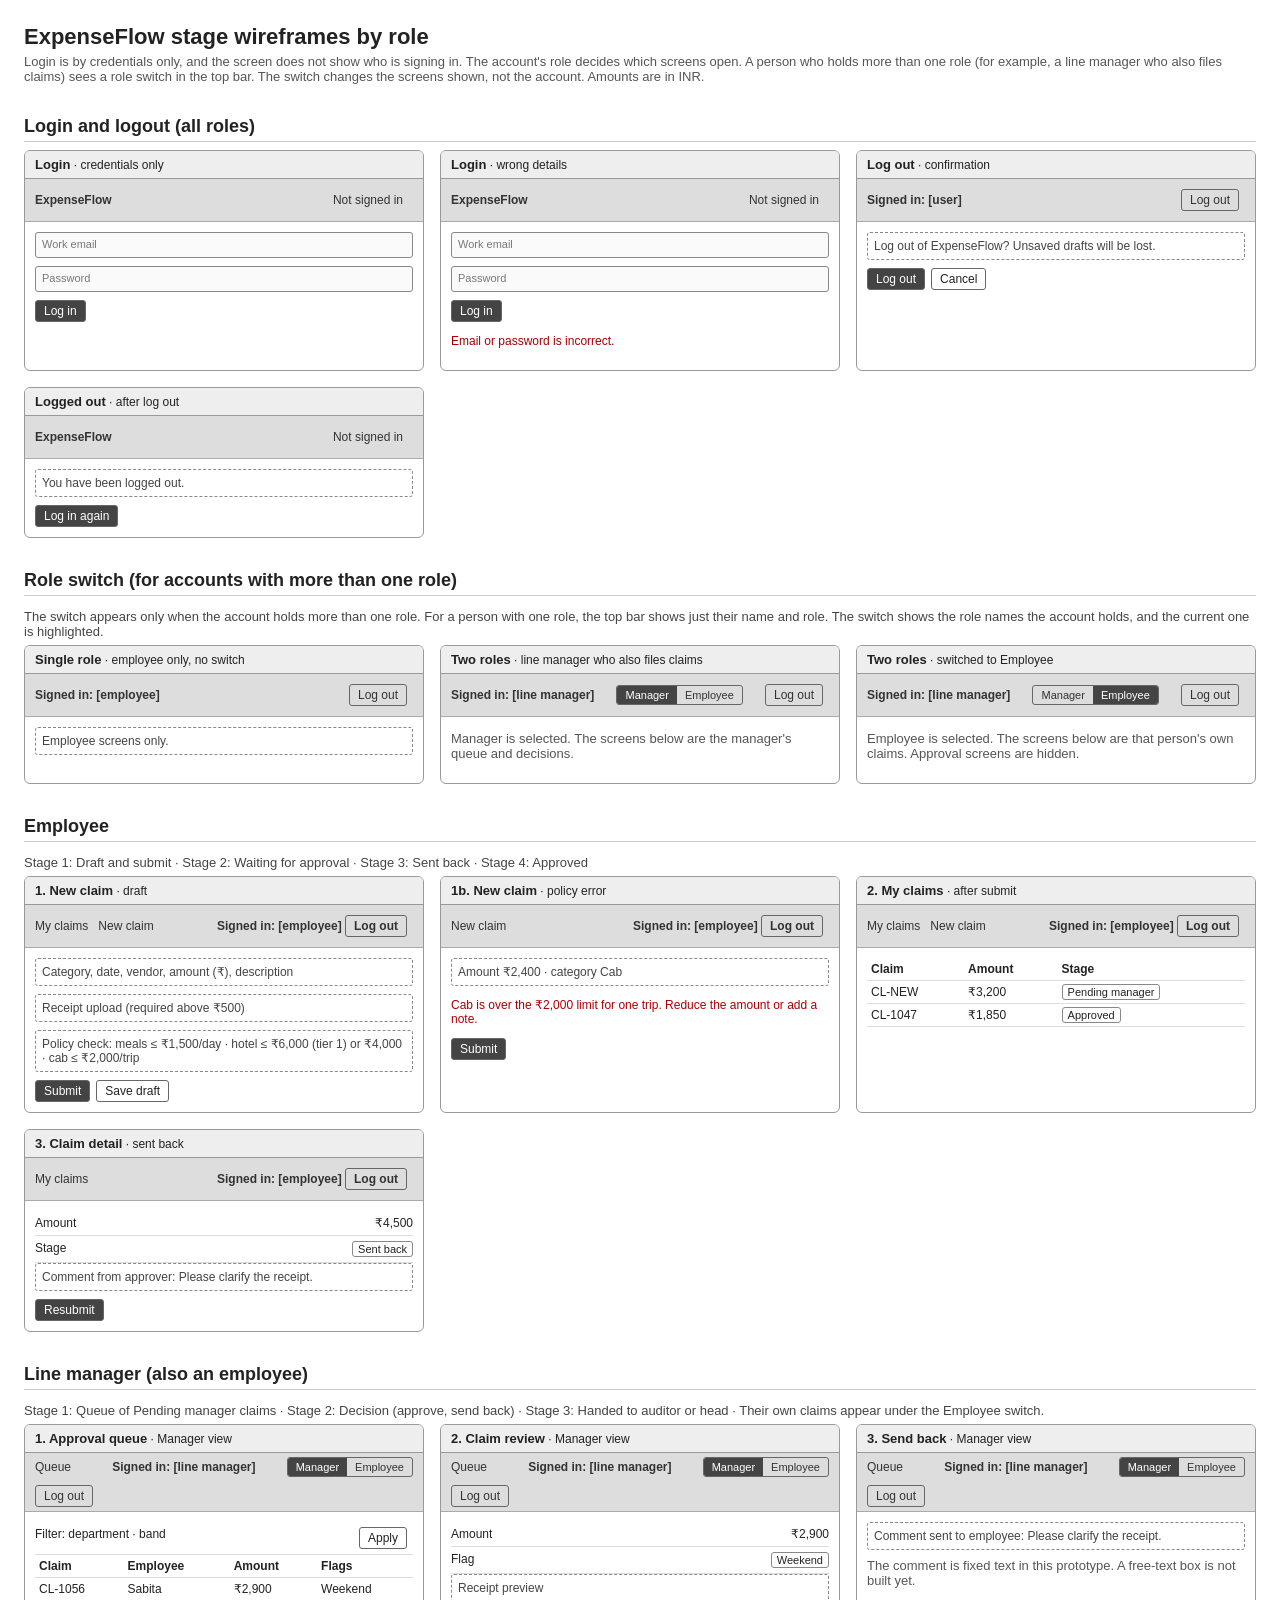
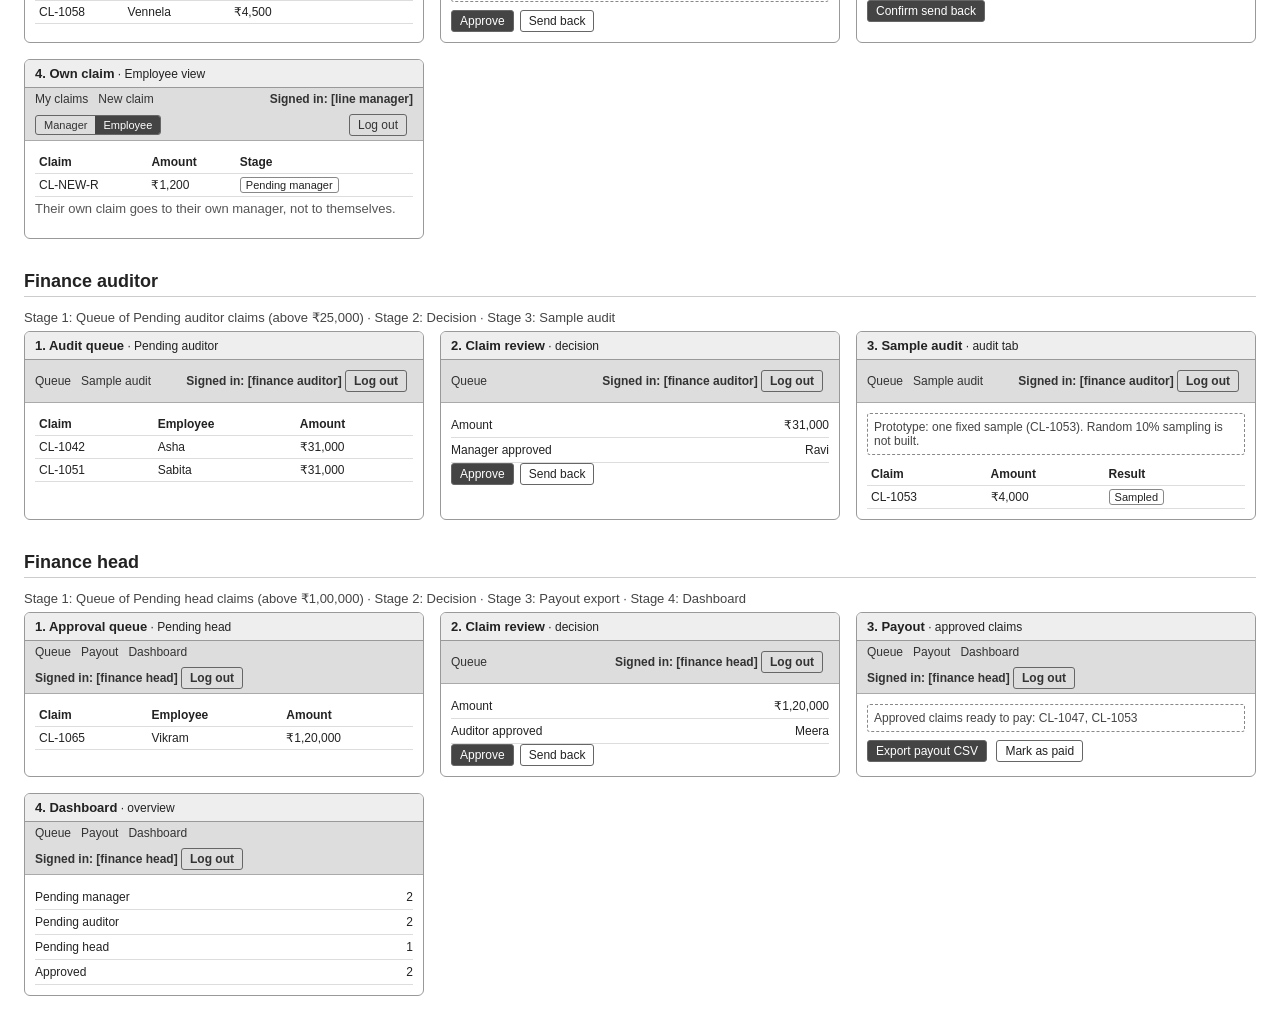
<file: docs/requirements/ExpenseFlow_Stage_Wireframes_v4.html>
<!DOCTYPE html>
<html lang="en">
<head>
<meta charset="utf-8">
<title>ExpenseFlow stage wireframes by role (with role switch)</title>
<style>
  body { font-family: Arial, sans-serif; color: #222; margin: 24px; background: #fff; }
  h1 { font-size: 22px; margin: 0 0 4px; }
  h2 { font-size: 18px; margin: 32px 0 8px; border-bottom: 1px solid #ccc; padding-bottom: 4px; }
  p.note { font-size: 13px; color: #555; margin: 4px 0 12px; }
  p.flow { font-size: 13px; color: #444; margin-bottom: 6px; }
  .stages { display: grid; grid-template-columns: repeat(auto-fit, minmax(300px, 1fr)); gap: 16px; }
  .screen { border: 1px solid #999; border-radius: 6px; overflow: hidden; }
  .screen .cap { background: #eee; font-size: 12px; padding: 6px 10px; border-bottom: 1px solid #999; }
  .screen .cap b { font-size: 13px; }
  .topbar { background: #ddd; min-height: 34px; display: flex; align-items: center; justify-content: space-between; flex-wrap: wrap; gap: 8px; padding: 4px 10px; font-size: 12px; color: #333; border-bottom: 1px solid #aaa; }
  .topbar .who { font-weight: bold; }
  .topbar .nav span { margin-right: 10px; }
  .switch { display: inline-flex; border: 1px solid #666; border-radius: 3px; overflow: hidden; font-size: 11px; }
  .switch span { padding: 3px 8px; }
  .switch span.on { background: #444; color: #fff; }
  .body { padding: 10px; font-size: 12px; }
  .box { border: 1px dashed #888; border-radius: 3px; padding: 6px; margin-bottom: 8px; color: #444; }
  .field { border: 1px solid #888; border-radius: 3px; height: 26px; margin-bottom: 8px; background: #fafafa; font-size: 11px; color: #777; padding: 5px 6px; box-sizing: border-box; }
  .row { display: flex; justify-content: space-between; border-bottom: 1px solid #ddd; padding: 5px 0; }
  .btn { display: inline-block; border: 1px solid #666; border-radius: 3px; padding: 3px 8px; margin-right: 6px; font-size: 12px; }
  .btn.p { background: #444; color: #fff; }
  .tag { font-size: 11px; border: 1px solid #888; border-radius: 3px; padding: 1px 5px; }
  .err { color: #a00; }
  table { width: 100%; border-collapse: collapse; font-size: 12px; }
  td, th { border-bottom: 1px solid #ddd; text-align: left; padding: 4px; }
</style>
</head>
<body>

<h1>ExpenseFlow stage wireframes by role</h1>
<p class="note">Login is by credentials only, and the screen does not show who is signing in. The account's role decides which screens open. A person who holds more than one role (for example, a line manager who also files claims) sees a role switch in the top bar. The switch changes the screens shown, not the account. Amounts are in INR.</p>

<h2>Login and logout (all roles)</h2>
<div class="stages">
  <div class="screen">
    <div class="cap"><b>Login</b> · credentials only</div>
    <div class="topbar"><span class="who">ExpenseFlow</span><span class="nav"><span>Not signed in</span></span></div>
    <div class="body">
      <div class="field">Work email</div>
      <div class="field">Password</div>
      <span class="btn p">Log in</span>
    </div>
  </div>
  <div class="screen">
    <div class="cap"><b>Login</b> · wrong details</div>
    <div class="topbar"><span class="who">ExpenseFlow</span><span class="nav"><span>Not signed in</span></span></div>
    <div class="body">
      <div class="field">Work email</div>
      <div class="field">Password</div>
      <span class="btn p">Log in</span>
      <p class="err">Email or password is incorrect.</p>
    </div>
  </div>
  <div class="screen">
    <div class="cap"><b>Log out</b> · confirmation</div>
    <div class="topbar"><span class="who">Signed in: [user]</span><span class="btn">Log out</span></div>
    <div class="body">
      <div class="box">Log out of ExpenseFlow? Unsaved drafts will be lost.</div>
      <span class="btn p">Log out</span><span class="btn">Cancel</span>
    </div>
  </div>
  <div class="screen">
    <div class="cap"><b>Logged out</b> · after log out</div>
    <div class="topbar"><span class="who">ExpenseFlow</span><span class="nav"><span>Not signed in</span></span></div>
    <div class="body">
      <div class="box">You have been logged out.</div>
      <span class="btn p">Log in again</span>
    </div>
  </div>
</div>

<h2>Role switch (for accounts with more than one role)</h2>
<p class="flow">The switch appears only when the account holds more than one role. For a person with one role, the top bar shows just their name and role. The switch shows the role names the account holds, and the current one is highlighted.</p>
<div class="stages">
  <div class="screen">
    <div class="cap"><b>Single role</b> · employee only, no switch</div>
    <div class="topbar"><span class="who">Signed in: [employee]</span><span class="btn">Log out</span></div>
    <div class="body">
      <div class="box">Employee screens only.</div>
    </div>
  </div>
  <div class="screen">
    <div class="cap"><b>Two roles</b> · line manager who also files claims</div>
    <div class="topbar"><span class="who">Signed in: [line manager]</span><span class="switch"><span class="on">Manager</span><span>Employee</span></span><span class="btn">Log out</span></div>
    <div class="body">
      <p class="note">Manager is selected. The screens below are the manager's queue and decisions.</p>
    </div>
  </div>
  <div class="screen">
    <div class="cap"><b>Two roles</b> · switched to Employee</div>
    <div class="topbar"><span class="who">Signed in: [line manager]</span><span class="switch"><span>Manager</span><span class="on">Employee</span></span><span class="btn">Log out</span></div>
    <div class="body">
      <p class="note">Employee is selected. The screens below are that person's own claims. Approval screens are hidden.</p>
    </div>
  </div>
</div>

<h2>Employee</h2>
<p class="flow">Stage 1: Draft and submit · Stage 2: Waiting for approval · Stage 3: Sent back · Stage 4: Approved</p>
<div class="stages">
  <div class="screen">
    <div class="cap"><b>1. New claim</b> · draft</div>
    <div class="topbar"><span class="nav"><span>My claims</span><span>New claim</span></span><span class="who">Signed in: [employee] <span class="btn">Log out</span></span></div>
    <div class="body">
      <div class="box">Category, date, vendor, amount (₹), description</div>
      <div class="box">Receipt upload (required above ₹500)</div>
      <div class="box">Policy check: meals ≤ ₹1,500/day · hotel ≤ ₹6,000 (tier 1) or ₹4,000 · cab ≤ ₹2,000/trip</div>
      <span class="btn p">Submit</span><span class="btn">Save draft</span>
    </div>
  </div>
  <div class="screen">
    <div class="cap"><b>1b. New claim</b> · policy error</div>
    <div class="topbar"><span class="nav"><span>New claim</span></span><span class="who">Signed in: [employee] <span class="btn">Log out</span></span></div>
    <div class="body">
      <div class="box">Amount ₹2,400 · category Cab</div>
      <p class="err">Cab is over the ₹2,000 limit for one trip. Reduce the amount or add a note.</p>
      <span class="btn p">Submit</span>
    </div>
  </div>
  <div class="screen">
    <div class="cap"><b>2. My claims</b> · after submit</div>
    <div class="topbar"><span class="nav"><span>My claims</span><span>New claim</span></span><span class="who">Signed in: [employee] <span class="btn">Log out</span></span></div>
    <div class="body">
      <table>
        <tr><th>Claim</th><th>Amount</th><th>Stage</th></tr>
        <tr><td>CL-NEW</td><td>₹3,200</td><td><span class="tag">Pending manager</span></td></tr>
        <tr><td>CL-1047</td><td>₹1,850</td><td><span class="tag">Approved</span></td></tr>
      </table>
    </div>
  </div>
  <div class="screen">
    <div class="cap"><b>3. Claim detail</b> · sent back</div>
    <div class="topbar"><span class="nav"><span>My claims</span></span><span class="who">Signed in: [employee] <span class="btn">Log out</span></span></div>
    <div class="body">
      <div class="row"><span>Amount</span><span>₹4,500</span></div>
      <div class="row"><span>Stage</span><span class="tag">Sent back</span></div>
      <div class="box">Comment from approver: Please clarify the receipt.</div>
      <span class="btn p">Resubmit</span>
    </div>
  </div>
</div>

<h2>Line manager (also an employee)</h2>
<p class="flow">Stage 1: Queue of Pending manager claims · Stage 2: Decision (approve, send back) · Stage 3: Handed to auditor or head · Their own claims appear under the Employee switch.</p>
<div class="stages">
  <div class="screen">
    <div class="cap"><b>1. Approval queue</b> · Manager view</div>
    <div class="topbar"><span class="nav"><span>Queue</span></span><span class="who">Signed in: [line manager]</span><span class="switch"><span class="on">Manager</span><span>Employee</span></span><span class="btn">Log out</span></div>
    <div class="body">
      <div class="row"><span>Filter: department · band</span><span class="btn">Apply</span></div>
      <table>
        <tr><th>Claim</th><th>Employee</th><th>Amount</th><th>Flags</th></tr>
        <tr><td>CL-1056</td><td>Sabita</td><td>₹2,900</td><td>Weekend</td></tr>
        <tr><td>CL-1058</td><td>Vennela</td><td>₹4,500</td><td></td></tr>
      </table>
    </div>
  </div>
  <div class="screen">
    <div class="cap"><b>2. Claim review</b> · Manager view</div>
    <div class="topbar"><span class="nav"><span>Queue</span></span><span class="who">Signed in: [line manager]</span><span class="switch"><span class="on">Manager</span><span>Employee</span></span><span class="btn">Log out</span></div>
    <div class="body">
      <div class="row"><span>Amount</span><span>₹2,900</span></div>
      <div class="row"><span>Flag</span><span class="tag">Weekend</span></div>
      <div class="box">Receipt preview</div>
      <span class="btn p">Approve</span><span class="btn">Send back</span>
    </div>
  </div>
  <div class="screen">
    <div class="cap"><b>3. Send back</b> · Manager view</div>
    <div class="topbar"><span class="nav"><span>Queue</span></span><span class="who">Signed in: [line manager]</span><span class="switch"><span class="on">Manager</span><span>Employee</span></span><span class="btn">Log out</span></div>
    <div class="body">
      <div class="box">Comment sent to employee: Please clarify the receipt.</div>
      <p class="note">The comment is fixed text in this prototype. A free-text box is not built yet.</p>
      <span class="btn p">Confirm send back</span>
    </div>
  </div>
  <div class="screen">
    <div class="cap"><b>4. Own claim</b> · Employee view</div>
    <div class="topbar"><span class="nav"><span>My claims</span><span>New claim</span></span><span class="who">Signed in: [line manager]</span><span class="switch"><span>Manager</span><span class="on">Employee</span></span><span class="btn">Log out</span></div>
    <div class="body">
      <table>
        <tr><th>Claim</th><th>Amount</th><th>Stage</th></tr>
        <tr><td>CL-NEW-R</td><td>₹1,200</td><td><span class="tag">Pending manager</span></td></tr>
      </table>
      <p class="note">Their own claim goes to their own manager, not to themselves.</p>
    </div>
  </div>
</div>

<h2>Finance auditor</h2>
<p class="flow">Stage 1: Queue of Pending auditor claims (above ₹25,000) · Stage 2: Decision · Stage 3: Sample audit</p>
<div class="stages">
  <div class="screen">
    <div class="cap"><b>1. Audit queue</b> · Pending auditor</div>
    <div class="topbar"><span class="nav"><span>Queue</span><span>Sample audit</span></span><span class="who">Signed in: [finance auditor] <span class="btn">Log out</span></span></div>
    <div class="body">
      <table>
        <tr><th>Claim</th><th>Employee</th><th>Amount</th></tr>
        <tr><td>CL-1042</td><td>Asha</td><td>₹31,000</td></tr>
        <tr><td>CL-1051</td><td>Sabita</td><td>₹31,000</td></tr>
      </table>
    </div>
  </div>
  <div class="screen">
    <div class="cap"><b>2. Claim review</b> · decision</div>
    <div class="topbar"><span class="nav"><span>Queue</span></span><span class="who">Signed in: [finance auditor] <span class="btn">Log out</span></span></div>
    <div class="body">
      <div class="row"><span>Amount</span><span>₹31,000</span></div>
      <div class="row"><span>Manager approved</span><span>Ravi</span></div>
      <span class="btn p">Approve</span><span class="btn">Send back</span>
    </div>
  </div>
  <div class="screen">
    <div class="cap"><b>3. Sample audit</b> · audit tab</div>
    <div class="topbar"><span class="nav"><span>Queue</span><span>Sample audit</span></span><span class="who">Signed in: [finance auditor] <span class="btn">Log out</span></span></div>
    <div class="body">
      <div class="box">Prototype: one fixed sample (CL-1053). Random 10% sampling is not built.</div>
      <table>
        <tr><th>Claim</th><th>Amount</th><th>Result</th></tr>
        <tr><td>CL-1053</td><td>₹4,000</td><td><span class="tag">Sampled</span></td></tr>
      </table>
    </div>
  </div>
</div>

<h2>Finance head</h2>
<p class="flow">Stage 1: Queue of Pending head claims (above ₹1,00,000) · Stage 2: Decision · Stage 3: Payout export · Stage 4: Dashboard</p>
<div class="stages">
  <div class="screen">
    <div class="cap"><b>1. Approval queue</b> · Pending head</div>
    <div class="topbar"><span class="nav"><span>Queue</span><span>Payout</span><span>Dashboard</span></span><span class="who">Signed in: [finance head] <span class="btn">Log out</span></span></div>
    <div class="body">
      <table>
        <tr><th>Claim</th><th>Employee</th><th>Amount</th></tr>
        <tr><td>CL-1065</td><td>Vikram</td><td>₹1,20,000</td></tr>
      </table>
    </div>
  </div>
  <div class="screen">
    <div class="cap"><b>2. Claim review</b> · decision</div>
    <div class="topbar"><span class="nav"><span>Queue</span></span><span class="who">Signed in: [finance head] <span class="btn">Log out</span></span></div>
    <div class="body">
      <div class="row"><span>Amount</span><span>₹1,20,000</span></div>
      <div class="row"><span>Auditor approved</span><span>Meera</span></div>
      <span class="btn p">Approve</span><span class="btn">Send back</span>
    </div>
  </div>
  <div class="screen">
    <div class="cap"><b>3. Payout</b> · approved claims</div>
    <div class="topbar"><span class="nav"><span>Queue</span><span>Payout</span><span>Dashboard</span></span><span class="who">Signed in: [finance head] <span class="btn">Log out</span></span></div>
    <div class="body">
      <div class="box">Approved claims ready to pay: CL-1047, CL-1053</div>
      <span class="btn p">Export payout CSV</span>
      <span class="btn">Mark as paid</span>
    </div>
  </div>
  <div class="screen">
    <div class="cap"><b>4. Dashboard</b> · overview</div>
    <div class="topbar"><span class="nav"><span>Queue</span><span>Payout</span><span>Dashboard</span></span><span class="who">Signed in: [finance head] <span class="btn">Log out</span></span></div>
    <div class="body">
      <div class="row"><span>Pending manager</span><span>2</span></div>
      <div class="row"><span>Pending auditor</span><span>2</span></div>
      <div class="row"><span>Pending head</span><span>1</span></div>
      <div class="row"><span>Approved</span><span>2</span></div>
    </div>
  </div>
</div>

</body>
</html>
</file>
